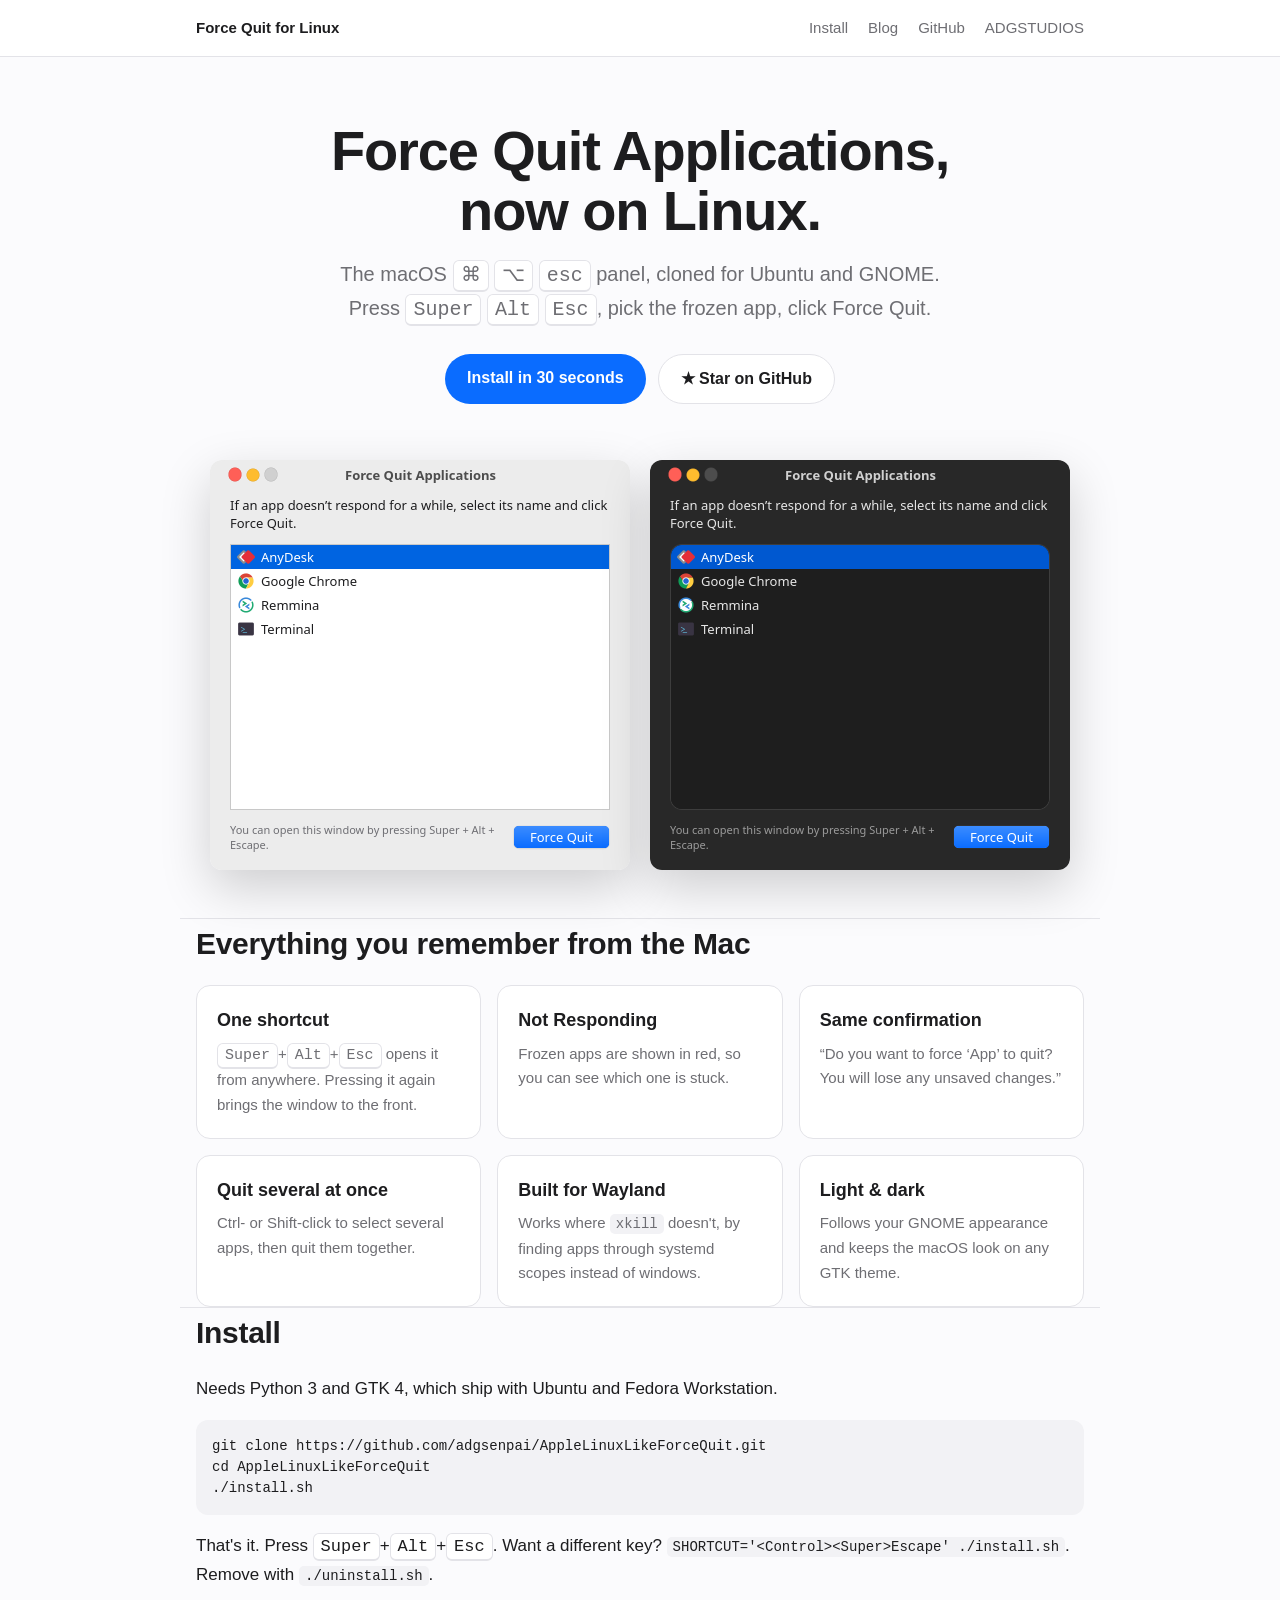
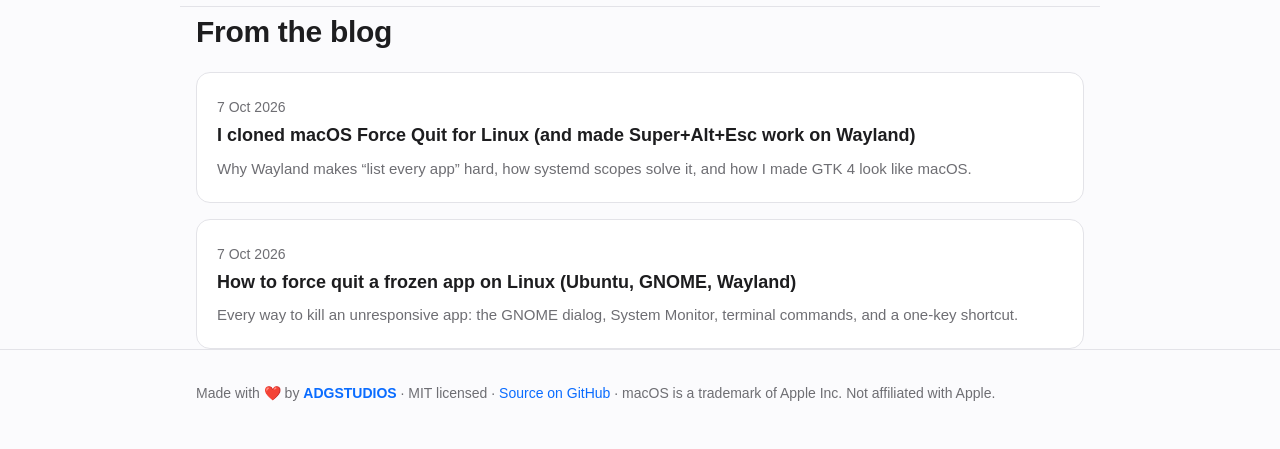
<file: docs/index.html>
<!doctype html>
<html lang="en">
<head>
<meta charset="utf-8">
<meta name="viewport" content="width=device-width, initial-scale=1">
<title>Force Quit for Linux – macOS Force Quit Applications clone (Super+Alt+Esc)</title>
<meta name="description" content="Free, open-source clone of the macOS Force Quit Applications window for Linux. Press Super+Alt+Escape to kill frozen apps on Ubuntu, GNOME and Wayland.">
<meta name="keywords" content="force quit linux, ctrl alt esc linux, macos force quit linux, kill frozen app ubuntu, wayland xkill alternative, gnome force quit, task manager linux">
<meta name="author" content="Ashlin Darius Govindasamy, ADGSTUDIOS">
<meta name="publisher" content="ADGSTUDIOS">
<link rel="canonical" href="https://adgsenpai.github.io/AppleLinuxLikeForceQuit/">
<meta property="og:type" content="website">
<meta property="og:title" content="Force Quit for Linux – the macOS ⌘⌥⎋ panel, on Ubuntu">
<meta property="og:description" content="Press Super+Alt+Escape, pick the frozen app, click Force Quit. Works on GNOME and Wayland.">
<meta property="og:url" content="https://adgsenpai.github.io/AppleLinuxLikeForceQuit/">
<meta property="og:image" content="https://adgsenpai.github.io/AppleLinuxLikeForceQuit/img/force-quit.png">
<meta name="twitter:card" content="summary_large_image">
<meta name="twitter:title" content="Force Quit for Linux – macOS Force Quit Applications clone">
<meta name="twitter:description" content="Super+Alt+Escape → kill frozen apps on Ubuntu, GNOME and Wayland. Free and open source.">
<meta name="twitter:image" content="https://adgsenpai.github.io/AppleLinuxLikeForceQuit/img/force-quit.png">
<link rel="stylesheet" href="style.css">
<script type="application/ld+json">
{
  "@context": "https://schema.org",
  "@type": "SoftwareApplication",
  "name": "Force Quit Applications for Linux",
  "operatingSystem": "Linux",
  "applicationCategory": "UtilitiesApplication",
  "description": "A clone of the macOS Force Quit Applications panel for Linux, opened with Super+Alt+Escape.",
  "url": "https://adgsenpai.github.io/AppleLinuxLikeForceQuit/",
  "downloadUrl": "https://github.com/adgsenpai/AppleLinuxLikeForceQuit",
  "screenshot": "https://adgsenpai.github.io/AppleLinuxLikeForceQuit/img/force-quit.png",
  "license": "https://opensource.org/licenses/MIT",
  "offers": { "@type": "Offer", "price": "0", "priceCurrency": "USD" },
  "author": { "@type": "Person", "name": "Ashlin Darius Govindasamy", "url": "https://github.com/adgsenpai" }
}
</script>
</head>
<body>
<nav><div class="wrap">
  <a class="brand" href="./">Force Quit for Linux</a>
  <a href="#install">Install</a>
  <a href="#blog">Blog</a>
  <a href="https://github.com/adgsenpai/AppleLinuxLikeForceQuit">GitHub</a>
  <a href="https://adgstudios.co.za">ADGSTUDIOS</a>
</div></nav>

<header class="hero wrap">
  <h1>Force Quit Applications,<br>now on Linux.</h1>
  <p>The macOS <kbd>⌘</kbd> <kbd>⌥</kbd> <kbd>esc</kbd> panel, cloned for Ubuntu and GNOME. Press <kbd>Super</kbd> <kbd>Alt</kbd> <kbd>Esc</kbd>, pick the frozen app, click Force Quit.</p>
  <div class="btns">
    <a class="btn primary" href="#install">Install in 30 seconds</a>
    <a class="btn secondary" href="https://github.com/adgsenpai/AppleLinuxLikeForceQuit">★ Star on GitHub</a>
  </div>
</header>

<div class="wrap shots">
  <img src="img/force-quit.png" width="420" height="410" alt="Force Quit Applications window on Ubuntu, light mode">
  <img src="img/force-quit-dark.png" width="420" height="410" alt="Force Quit Applications window on Ubuntu, dark mode">
</div>

<section class="wrap">
  <h2>Everything you remember from the Mac</h2>
  <div class="grid">
    <div class="card"><h3>One shortcut</h3><p><kbd>Super</kbd>+<kbd>Alt</kbd>+<kbd>Esc</kbd> opens it from anywhere. Pressing it again brings the window to the front.</p></div>
    <div class="card"><h3>Not Responding</h3><p>Frozen apps are shown in red, so you can see which one is stuck.</p></div>
    <div class="card"><h3>Same confirmation</h3><p>“Do you want to force ‘App’ to quit? You will lose any unsaved changes.”</p></div>
    <div class="card"><h3>Quit several at once</h3><p>Ctrl- or Shift-click to select several apps, then quit them together.</p></div>
    <div class="card"><h3>Built for Wayland</h3><p>Works where <code>xkill</code> doesn't, by finding apps through systemd scopes instead of windows.</p></div>
    <div class="card"><h3>Light &amp; dark</h3><p>Follows your GNOME appearance and keeps the macOS look on any GTK theme.</p></div>
  </div>
</section>

<section class="wrap" id="install">
  <h2>Install</h2>
  <p>Needs Python 3 and GTK 4, which ship with Ubuntu and Fedora Workstation.</p>
<pre><code>git clone https://github.com/adgsenpai/AppleLinuxLikeForceQuit.git
cd AppleLinuxLikeForceQuit
./install.sh</code></pre>
  <p>That's it. Press <kbd>Super</kbd>+<kbd>Alt</kbd>+<kbd>Esc</kbd>. Want a different key? <code>SHORTCUT='&lt;Control&gt;&lt;Super&gt;Escape' ./install.sh</code>. Remove with <code>./uninstall.sh</code>.</p>
</section>

<section class="wrap" id="blog">
  <h2>From the blog</h2>
  <ul class="post-list">
    <li><a class="card" href="blog/macos-force-quit-for-linux.html">
      <time datetime="2026-10-07">7 Oct 2026</time>
      <h3>I cloned macOS Force Quit for Linux (and made Super+Alt+Esc work on Wayland)</h3>
      <p>Why Wayland makes “list every app” hard, how systemd scopes solve it, and how I made GTK 4 look like macOS.</p>
    </a></li>
    <li><a class="card" href="blog/how-to-force-quit-frozen-apps-on-linux.html">
      <time datetime="2026-10-07">7 Oct 2026</time>
      <h3>How to force quit a frozen app on Linux (Ubuntu, GNOME, Wayland)</h3>
      <p>Every way to kill an unresponsive app: the GNOME dialog, System Monitor, terminal commands, and a one-key shortcut.</p>
    </a></li>
  </ul>
</section>

<footer><div class="wrap">
  Made with <span aria-label="love">❤️</span> by <a href="https://adgstudios.co.za"><strong>ADGSTUDIOS</strong></a> · MIT licensed · <a href="https://github.com/adgsenpai/AppleLinuxLikeForceQuit">Source on GitHub</a> · macOS is a trademark of Apple Inc. Not affiliated with Apple.
</div></footer>
</body>
</html>
</file>
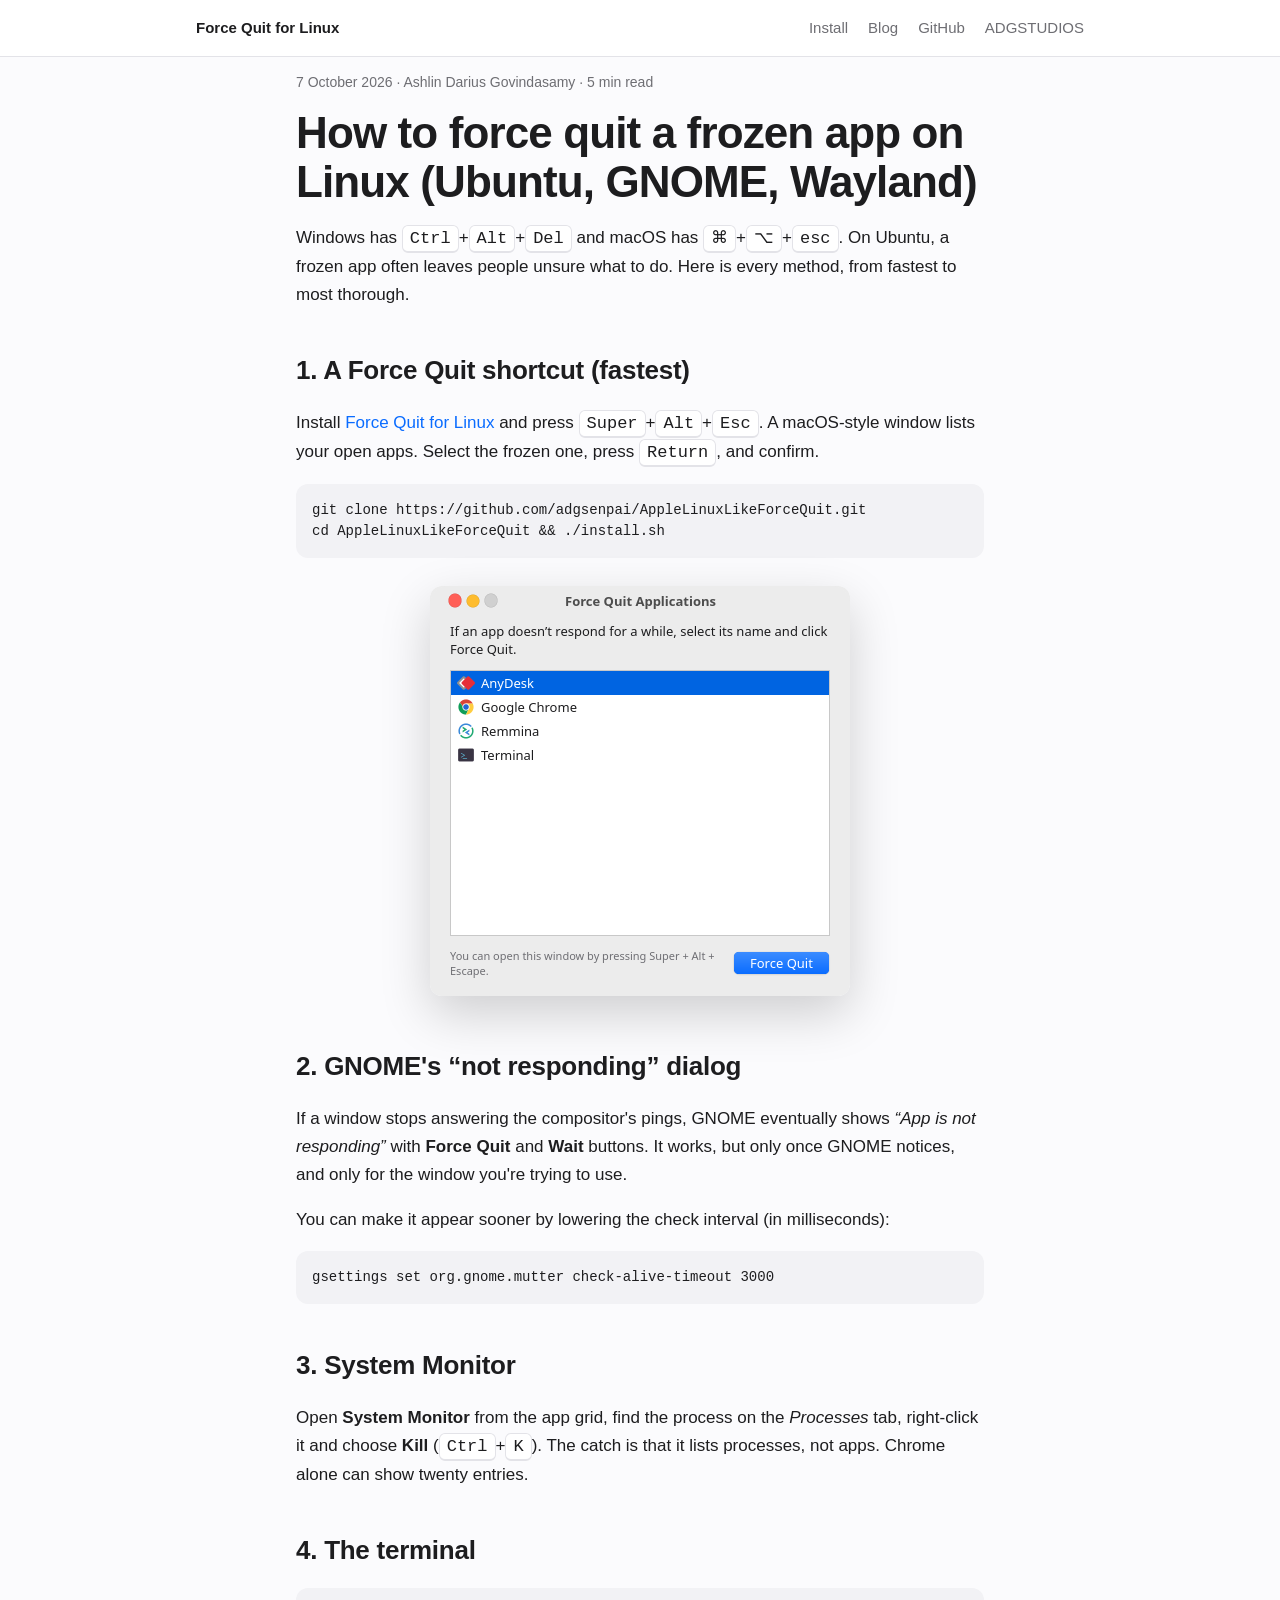
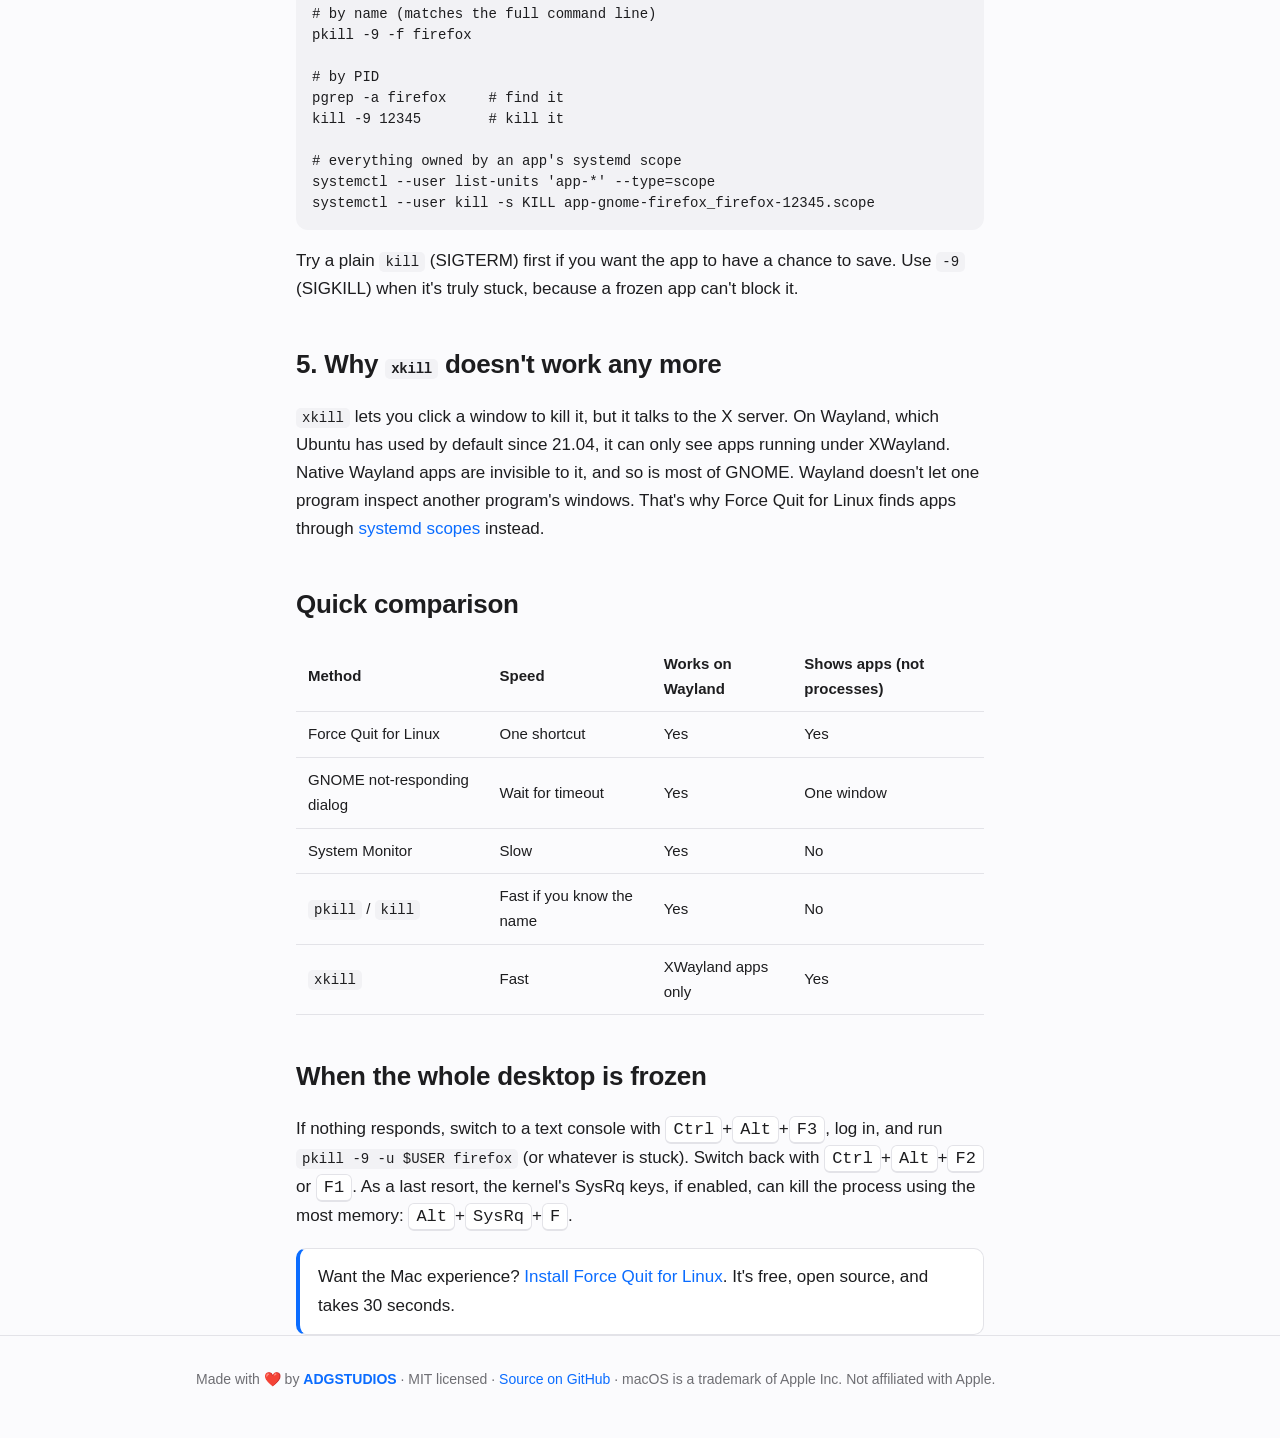
<file: docs/blog/how-to-force-quit-frozen-apps-on-linux.html>
<!doctype html>
<html lang="en">
<head>
<meta charset="utf-8">
<meta name="viewport" content="width=device-width, initial-scale=1">
<title>How to force quit a frozen app on Linux (Ubuntu, GNOME, Wayland) – Force Quit for Linux</title>
<meta name="description" content="Every way to force quit an unresponsive app on Ubuntu and GNOME: the Not Responding dialog, System Monitor, kill/pkill, why xkill fails on Wayland, and a Ctrl+Alt+Esc-style shortcut.">
<meta name="author" content="Ashlin Darius Govindasamy, ADGSTUDIOS">
<meta name="publisher" content="ADGSTUDIOS">
<link rel="canonical" href="https://adgsenpai.github.io/AppleLinuxLikeForceQuit/blog/how-to-force-quit-frozen-apps-on-linux.html">
<meta property="og:type" content="article">
<meta property="og:title" content="How to force quit a frozen app on Linux">
<meta property="og:description" content="The GNOME dialog, System Monitor, kill commands, xkill on Wayland, and a one-key shortcut.">
<meta property="og:url" content="https://adgsenpai.github.io/AppleLinuxLikeForceQuit/blog/how-to-force-quit-frozen-apps-on-linux.html">
<meta property="og:image" content="https://adgsenpai.github.io/AppleLinuxLikeForceQuit/img/force-quit.png">
<meta name="twitter:card" content="summary_large_image">
<link rel="stylesheet" href="../style.css">
<script type="application/ld+json">
{
  "@context": "https://schema.org",
  "@type": "HowTo",
  "name": "How to force quit a frozen app on Linux",
  "description": "Kill an unresponsive application on Ubuntu, GNOME and Wayland.",
  "step": [
    { "@type": "HowToStep", "name": "Use a Force Quit shortcut", "text": "Install Force Quit for Linux and press Super+Alt+Escape, select the app and click Force Quit." },
    { "@type": "HowToStep", "name": "Use GNOME's Not Responding dialog", "text": "When GNOME shows that an app is not responding, click Force Quit." },
    { "@type": "HowToStep", "name": "Use System Monitor", "text": "Open System Monitor, right-click the process and choose Kill." },
    { "@type": "HowToStep", "name": "Use the terminal", "text": "Run pkill -9 -f appname or kill -9 PID." }
  ]
}
</script>
</head>
<body>
<nav><div class="wrap">
  <a class="brand" href="../">Force Quit for Linux</a>
  <a href="../#install">Install</a>
  <a href="../#blog">Blog</a>
  <a href="https://github.com/adgsenpai/AppleLinuxLikeForceQuit">GitHub</a>
  <a href="https://adgstudios.co.za">ADGSTUDIOS</a>
</div></nav>

<article class="wrap narrow">
  <p class="meta"><time datetime="2026-10-07">7 October 2026</time> · Ashlin Darius Govindasamy · 5 min read</p>
  <h1>How to force quit a frozen app on Linux (Ubuntu, GNOME, Wayland)</h1>

  <p>Windows has <kbd>Ctrl</kbd>+<kbd>Alt</kbd>+<kbd>Del</kbd> and macOS has <kbd>⌘</kbd>+<kbd>⌥</kbd>+<kbd>esc</kbd>. On Ubuntu, a frozen app often leaves people unsure what to do. Here is every method, from fastest to most thorough.</p>

  <h2>1. A Force Quit shortcut (fastest)</h2>
  <p>Install <a href="../">Force Quit for Linux</a> and press <kbd>Super</kbd>+<kbd>Alt</kbd>+<kbd>Esc</kbd>. A macOS-style window lists your open apps. Select the frozen one, press <kbd>Return</kbd>, and confirm.</p>
<pre><code>git clone https://github.com/adgsenpai/AppleLinuxLikeForceQuit.git
cd AppleLinuxLikeForceQuit && ./install.sh</code></pre>
  <figure>
    <img src="../img/force-quit.png" width="420" height="410" alt="Force Quit Applications window listing running apps">
  </figure>

  <h2>2. GNOME's “not responding” dialog</h2>
  <p>If a window stops answering the compositor's pings, GNOME eventually shows <em>“App is not responding”</em> with <strong>Force Quit</strong> and <strong>Wait</strong> buttons. It works, but only once GNOME notices, and only for the window you're trying to use.</p>
  <p>You can make it appear sooner by lowering the check interval (in milliseconds):</p>
<pre><code>gsettings set org.gnome.mutter check-alive-timeout 3000</code></pre>

  <h2>3. System Monitor</h2>
  <p>Open <strong>System Monitor</strong> from the app grid, find the process on the <em>Processes</em> tab, right-click it and choose <strong>Kill</strong> (<kbd>Ctrl</kbd>+<kbd>K</kbd>). The catch is that it lists processes, not apps. Chrome alone can show twenty entries.</p>

  <h2>4. The terminal</h2>
<pre><code># by name (matches the full command line)
pkill -9 -f firefox

# by PID
pgrep -a firefox     # find it
kill -9 12345        # kill it

# everything owned by an app's systemd scope
systemctl --user list-units 'app-*' --type=scope
systemctl --user kill -s KILL app-gnome-firefox_firefox-12345.scope</code></pre>
  <p>Try a plain <code>kill</code> (SIGTERM) first if you want the app to have a chance to save. Use <code>-9</code> (SIGKILL) when it's truly stuck, because a frozen app can't block it.</p>

  <h2>5. Why <code>xkill</code> doesn't work any more</h2>
  <p><code>xkill</code> lets you click a window to kill it, but it talks to the X server. On Wayland, which Ubuntu has used by default since 21.04, it can only see apps running under XWayland. Native Wayland apps are invisible to it, and so is most of GNOME. Wayland doesn't let one program inspect another program's windows. That's why Force Quit for Linux finds apps through <a href="macos-force-quit-for-linux.html">systemd scopes</a> instead.</p>

  <h2>Quick comparison</h2>
  <table>
    <thead><tr><th>Method</th><th>Speed</th><th>Works on Wayland</th><th>Shows apps (not processes)</th></tr></thead>
    <tbody>
      <tr><td>Force Quit for Linux</td><td>One shortcut</td><td>Yes</td><td>Yes</td></tr>
      <tr><td>GNOME not-responding dialog</td><td>Wait for timeout</td><td>Yes</td><td>One window</td></tr>
      <tr><td>System Monitor</td><td>Slow</td><td>Yes</td><td>No</td></tr>
      <tr><td><code>pkill</code> / <code>kill</code></td><td>Fast if you know the name</td><td>Yes</td><td>No</td></tr>
      <tr><td><code>xkill</code></td><td>Fast</td><td>XWayland apps only</td><td>Yes</td></tr>
    </tbody>
  </table>

  <h2>When the whole desktop is frozen</h2>
  <p>If nothing responds, switch to a text console with <kbd>Ctrl</kbd>+<kbd>Alt</kbd>+<kbd>F3</kbd>, log in, and run <code>pkill -9 -u $USER firefox</code> (or whatever is stuck). Switch back with <kbd>Ctrl</kbd>+<kbd>Alt</kbd>+<kbd>F2</kbd> or <kbd>F1</kbd>. As a last resort, the kernel's SysRq keys, if enabled, can kill the process using the most memory: <kbd>Alt</kbd>+<kbd>SysRq</kbd>+<kbd>F</kbd>.</p>

  <div class="callout">
    Want the Mac experience? <a href="../#install">Install Force Quit for Linux</a>. It's free, open source, and takes 30 seconds.
  </div>
</article>

<footer><div class="wrap">
  Made with <span aria-label="love">❤️</span> by <a href="https://adgstudios.co.za"><strong>ADGSTUDIOS</strong></a> · MIT licensed · <a href="https://github.com/adgsenpai/AppleLinuxLikeForceQuit">Source on GitHub</a> · macOS is a trademark of Apple Inc. Not affiliated with Apple.
</div></footer>
</body>
</html>
</file>
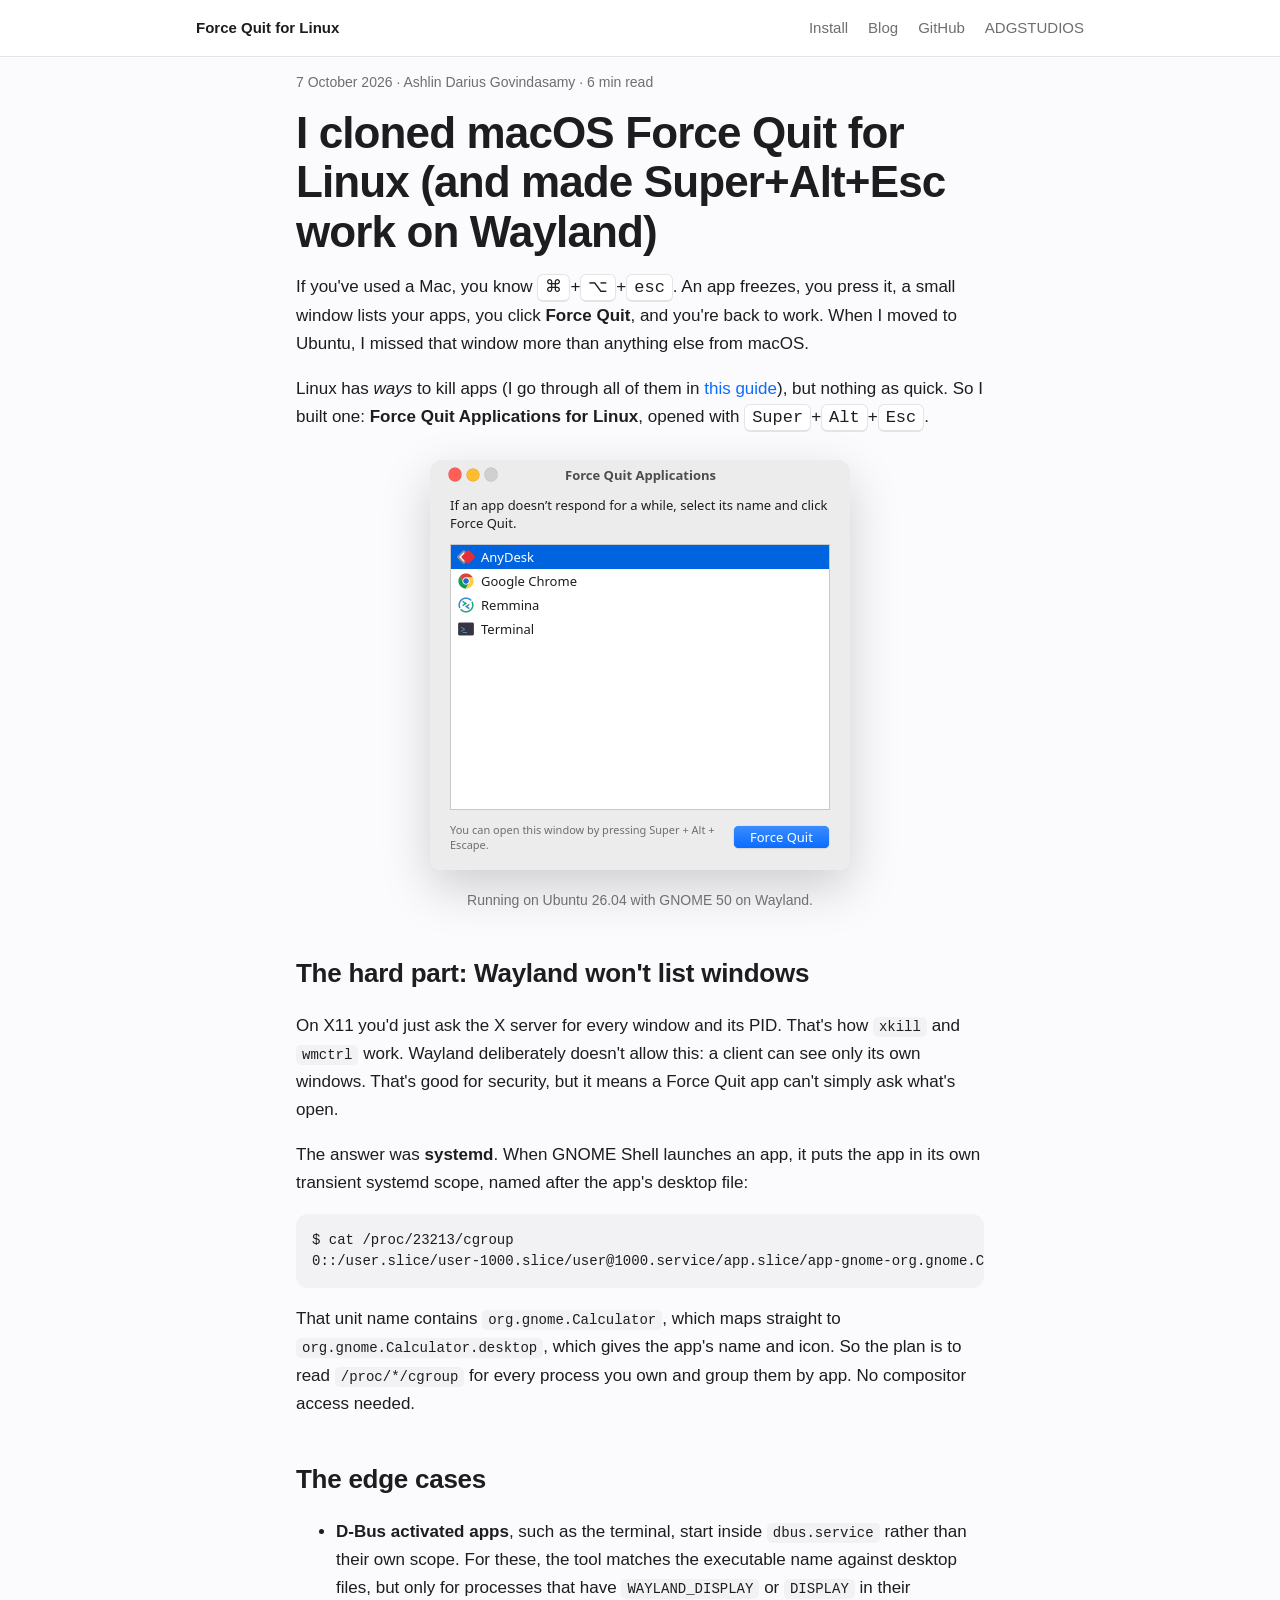
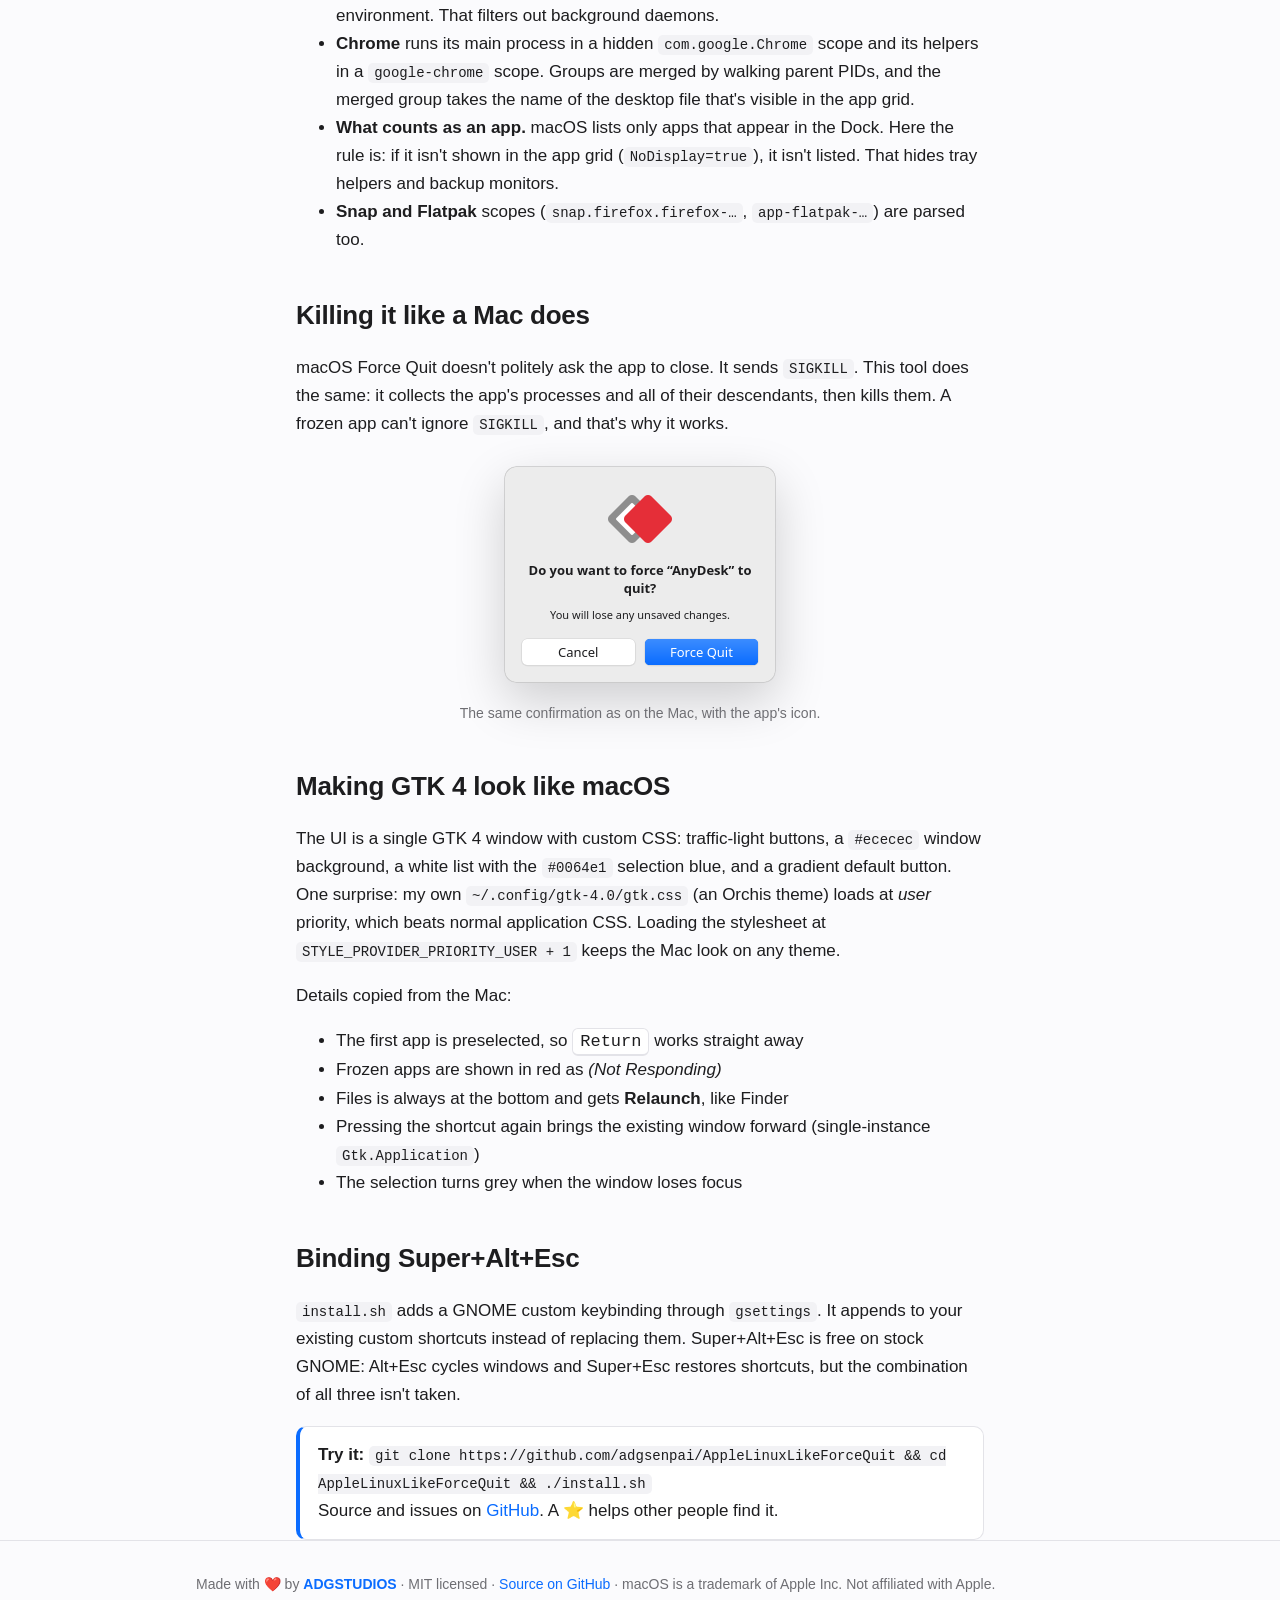
<file: docs/blog/macos-force-quit-for-linux.html>
<!doctype html>
<html lang="en">
<head>
<meta charset="utf-8">
<meta name="viewport" content="width=device-width, initial-scale=1">
<title>I cloned macOS Force Quit for Linux (Super+Alt+Esc on Wayland) – Force Quit for Linux</title>
<meta name="description" content="How I rebuilt the macOS Force Quit Applications window for Ubuntu and GNOME on Wayland using GTK 4, systemd scopes and /proc, opened with Super+Alt+Escape.">
<meta name="author" content="Ashlin Darius Govindasamy, ADGSTUDIOS">
<meta name="publisher" content="ADGSTUDIOS">
<link rel="canonical" href="https://adgsenpai.github.io/AppleLinuxLikeForceQuit/blog/macos-force-quit-for-linux.html">
<meta property="og:type" content="article">
<meta property="og:title" content="I cloned macOS Force Quit for Linux">
<meta property="og:description" content="Wayland won't tell you what windows exist. Here's how a Force Quit panel finds apps anyway.">
<meta property="og:url" content="https://adgsenpai.github.io/AppleLinuxLikeForceQuit/blog/macos-force-quit-for-linux.html">
<meta property="og:image" content="https://adgsenpai.github.io/AppleLinuxLikeForceQuit/img/force-quit.png">
<meta name="twitter:card" content="summary_large_image">
<link rel="stylesheet" href="../style.css">
<script type="application/ld+json">
{
  "@context": "https://schema.org",
  "@type": "BlogPosting",
  "headline": "I cloned macOS Force Quit for Linux (and made Super+Alt+Esc work on Wayland)",
  "datePublished": "2026-10-07",
  "image": "https://adgsenpai.github.io/AppleLinuxLikeForceQuit/img/force-quit.png",
  "author": { "@type": "Person", "name": "Ashlin Darius Govindasamy", "url": "https://github.com/adgsenpai" },
  "mainEntityOfPage": "https://adgsenpai.github.io/AppleLinuxLikeForceQuit/blog/macos-force-quit-for-linux.html"
}
</script>
</head>
<body>
<nav><div class="wrap">
  <a class="brand" href="../">Force Quit for Linux</a>
  <a href="../#install">Install</a>
  <a href="../#blog">Blog</a>
  <a href="https://github.com/adgsenpai/AppleLinuxLikeForceQuit">GitHub</a>
  <a href="https://adgstudios.co.za">ADGSTUDIOS</a>
</div></nav>

<article class="wrap narrow">
  <p class="meta"><time datetime="2026-10-07">7 October 2026</time> · Ashlin Darius Govindasamy · 6 min read</p>
  <h1>I cloned macOS Force Quit for Linux (and made Super+Alt+Esc work on Wayland)</h1>

  <p>If you've used a Mac, you know <kbd>⌘</kbd>+<kbd>⌥</kbd>+<kbd>esc</kbd>. An app freezes, you press it, a small window lists your apps, you click <strong>Force Quit</strong>, and you're back to work. When I moved to Ubuntu, I missed that window more than anything else from macOS.</p>

  <p>Linux has <em>ways</em> to kill apps (I go through all of them in <a href="how-to-force-quit-frozen-apps-on-linux.html">this guide</a>), but nothing as quick. So I built one: <strong>Force Quit Applications for Linux</strong>, opened with <kbd>Super</kbd>+<kbd>Alt</kbd>+<kbd>Esc</kbd>.</p>

  <figure>
    <img src="../img/force-quit.png" width="420" height="410" alt="The Force Quit Applications window running on Ubuntu 26.04">
    <figcaption>Running on Ubuntu 26.04 with GNOME 50 on Wayland.</figcaption>
  </figure>

  <h2>The hard part: Wayland won't list windows</h2>
  <p>On X11 you'd just ask the X server for every window and its PID. That's how <code>xkill</code> and <code>wmctrl</code> work. Wayland deliberately doesn't allow this: a client can see only its own windows. That's good for security, but it means a Force Quit app can't simply ask what's open.</p>

  <p>The answer was <strong>systemd</strong>. When GNOME Shell launches an app, it puts the app in its own transient systemd scope, named after the app's desktop file:</p>
<pre><code>$ cat /proc/23213/cgroup
0::/user.slice/user-1000.slice/user@1000.service/app.slice/app-gnome-org.gnome.Calculator-23213.scope</code></pre>
  <p>That unit name contains <code>org.gnome.Calculator</code>, which maps straight to <code>org.gnome.Calculator.desktop</code>, which gives the app's name and icon. So the plan is to read <code>/proc/*/cgroup</code> for every process you own and group them by app. No compositor access needed.</p>

  <h2>The edge cases</h2>
  <ul>
    <li><strong>D-Bus activated apps</strong>, such as the terminal, start inside <code>dbus.service</code> rather than their own scope. For these, the tool matches the executable name against desktop files, but only for processes that have <code>WAYLAND_DISPLAY</code> or <code>DISPLAY</code> in their environment. That filters out background daemons.</li>
    <li><strong>Chrome</strong> runs its main process in a hidden <code>com.google.Chrome</code> scope and its helpers in a <code>google-chrome</code> scope. Groups are merged by walking parent PIDs, and the merged group takes the name of the desktop file that's visible in the app grid.</li>
    <li><strong>What counts as an app.</strong> macOS lists only apps that appear in the Dock. Here the rule is: if it isn't shown in the app grid (<code>NoDisplay=true</code>), it isn't listed. That hides tray helpers and backup monitors.</li>
    <li><strong>Snap and Flatpak</strong> scopes (<code>snap.firefox.firefox-…</code>, <code>app-flatpak-…</code>) are parsed too.</li>
  </ul>

  <h2>Killing it like a Mac does</h2>
  <p>macOS Force Quit doesn't politely ask the app to close. It sends <code>SIGKILL</code>. This tool does the same: it collects the app's processes and all of their descendants, then kills them. A frozen app can't ignore <code>SIGKILL</code>, and that's why it works.</p>
  <figure>
    <img src="../img/confirm.png" width="272" height="216" alt="Confirmation dialog: Do you want to force AnyDesk to quit?">
    <figcaption>The same confirmation as on the Mac, with the app's icon.</figcaption>
  </figure>

  <h2>Making GTK 4 look like macOS</h2>
  <p>The UI is a single GTK 4 window with custom CSS: traffic-light buttons, a <code>#ececec</code> window background, a white list with the <code>#0064e1</code> selection blue, and a gradient default button. One surprise: my own <code>~/.config/gtk-4.0/gtk.css</code> (an Orchis theme) loads at <em>user</em> priority, which beats normal application CSS. Loading the stylesheet at <code>STYLE_PROVIDER_PRIORITY_USER + 1</code> keeps the Mac look on any theme.</p>

  <p>Details copied from the Mac:</p>
  <ul>
    <li>The first app is preselected, so <kbd>Return</kbd> works straight away</li>
    <li>Frozen apps are shown in red as <em>(Not Responding)</em></li>
    <li>Files is always at the bottom and gets <strong>Relaunch</strong>, like Finder</li>
    <li>Pressing the shortcut again brings the existing window forward (single-instance <code>Gtk.Application</code>)</li>
    <li>The selection turns grey when the window loses focus</li>
  </ul>

  <h2>Binding Super+Alt+Esc</h2>
  <p><code>install.sh</code> adds a GNOME custom keybinding through <code>gsettings</code>. It appends to your existing custom shortcuts instead of replacing them. Super+Alt+Esc is free on stock GNOME: Alt+Esc cycles windows and Super+Esc restores shortcuts, but the combination of all three isn't taken.</p>

  <div class="callout">
    <strong>Try it:</strong> <code>git clone https://github.com/adgsenpai/AppleLinuxLikeForceQuit && cd AppleLinuxLikeForceQuit && ./install.sh</code><br>
    Source and issues on <a href="https://github.com/adgsenpai/AppleLinuxLikeForceQuit">GitHub</a>. A ⭐ helps other people find it.
  </div>
</article>

<footer><div class="wrap">
  Made with <span aria-label="love">❤️</span> by <a href="https://adgstudios.co.za"><strong>ADGSTUDIOS</strong></a> · MIT licensed · <a href="https://github.com/adgsenpai/AppleLinuxLikeForceQuit">Source on GitHub</a> · macOS is a trademark of Apple Inc. Not affiliated with Apple.
</div></footer>
</body>
</html>
</file>
<file: docs/style.css>
:root {
  --bg: #fbfbfd; --surface: #ffffff; --text: #1d1d1f; --muted: #6e6e73;
  --border: #e3e3e8; --accent: #0a6cff; --accent-ink: #ffffff; --code: #f2f2f5;
  color-scheme: light;
}
@media (prefers-color-scheme: dark) {
  :root { --bg: #111113; --surface: #1c1c1f; --text: #f2f2f5; --muted: #a1a1a8;
          --border: #2e2e33; --accent: #3b8cff; --code: #232327; color-scheme: dark; }
}
* { box-sizing: border-box; }
html { -webkit-text-size-adjust: 100%; }
body {
  margin: 0; background: var(--bg); color: var(--text);
  font: 17px/1.65 -apple-system, BlinkMacSystemFont, "Inter", "Segoe UI", Roboto, sans-serif;
}
a { color: var(--accent); text-decoration: none; }
a:hover { text-decoration: underline; }
.wrap { max-width: 920px; margin: 0 auto; padding: 0 16px; }
.narrow { max-width: 720px; }
nav { border-bottom: 1px solid var(--border); background: var(--surface); }
nav .wrap { display: flex; gap: 20px; align-items: center; height: 56px; }
nav .brand { font-weight: 700; color: var(--text); margin-right: auto; }
nav a { color: var(--muted); font-size: 15px; }
.hero { text-align: center; padding: 64px 0 32px; }
.hero h1 { font-size: clamp(32px, 6vw, 56px); line-height: 1.08; letter-spacing: -0.02em; margin: 0 0 16px; }
.hero p { font-size: 20px; color: var(--muted); max-width: 640px; margin: 0 auto 28px; }
kbd {
  font: 600 0.85em/1 inherit; padding: 3px 7px; border-radius: 6px;
  border: 1px solid var(--border); border-bottom-width: 2px; background: var(--surface);
}
.btns { display: flex; gap: 12px; justify-content: center; flex-wrap: wrap; }
.btn { display: inline-block; padding: 11px 22px; border-radius: 980px; font-weight: 600; font-size: 16px; }
.btn.primary { background: var(--accent); color: var(--accent-ink); }
.btn.secondary { border: 1px solid var(--border); color: var(--text); background: var(--surface); }
.btn:hover { text-decoration: none; opacity: .9; }
.shots { display: flex; gap: 20px; justify-content: center; flex-wrap: wrap; padding: 24px 0 48px; }
.shots img, article img { max-width: 100%; height: auto; border-radius: 12px; box-shadow: 0 18px 50px rgba(0,0,0,.18); }
section { padding: 40px 0; border-top: 1px solid var(--border); }
h2 { font-size: 30px; letter-spacing: -0.01em; margin: 0 0 16px; }
.grid { display: grid; grid-template-columns: repeat(auto-fit, minmax(240px, 1fr)); gap: 16px; }
.card { background: var(--surface); border: 1px solid var(--border); border-radius: 14px; padding: 20px; }
.card h3 { margin: 0 0 6px; font-size: 18px; }
.card p { margin: 0; color: var(--muted); font-size: 15px; }
pre, code { font-family: "SF Mono", ui-monospace, Menlo, Consolas, monospace; font-size: 14px; }
code { background: var(--code); padding: 2px 6px; border-radius: 5px; }
pre { background: var(--code); padding: 16px; border-radius: 12px; overflow-x: auto; line-height: 1.5; }
pre code { background: none; padding: 0; }
.post-list { list-style: none; padding: 0; margin: 0; display: grid; gap: 16px; }
.post-list a { display: block; color: var(--text); }
.post-list a:hover { text-decoration: none; border-color: var(--accent); }
.post-list time, .meta { color: var(--muted); font-size: 14px; }
article { padding: 48px 0; }
article h1 { font-size: clamp(30px, 5vw, 44px); line-height: 1.12; letter-spacing: -0.02em; margin: 8px 0 12px; }
article h2 { font-size: 26px; margin-top: 40px; }
article figure { margin: 28px 0; text-align: center; }
article figcaption { color: var(--muted); font-size: 14px; margin-top: 10px; }
table { width: 100%; border-collapse: collapse; font-size: 15px; display: block; overflow-x: auto; }
th, td { text-align: left; padding: 10px 12px; border-bottom: 1px solid var(--border); }
.callout { background: var(--surface); border: 1px solid var(--border); border-left: 4px solid var(--accent); padding: 14px 18px; border-radius: 10px; }
footer { border-top: 1px solid var(--border); padding: 32px 0 48px; color: var(--muted); font-size: 14px; }
</file>
